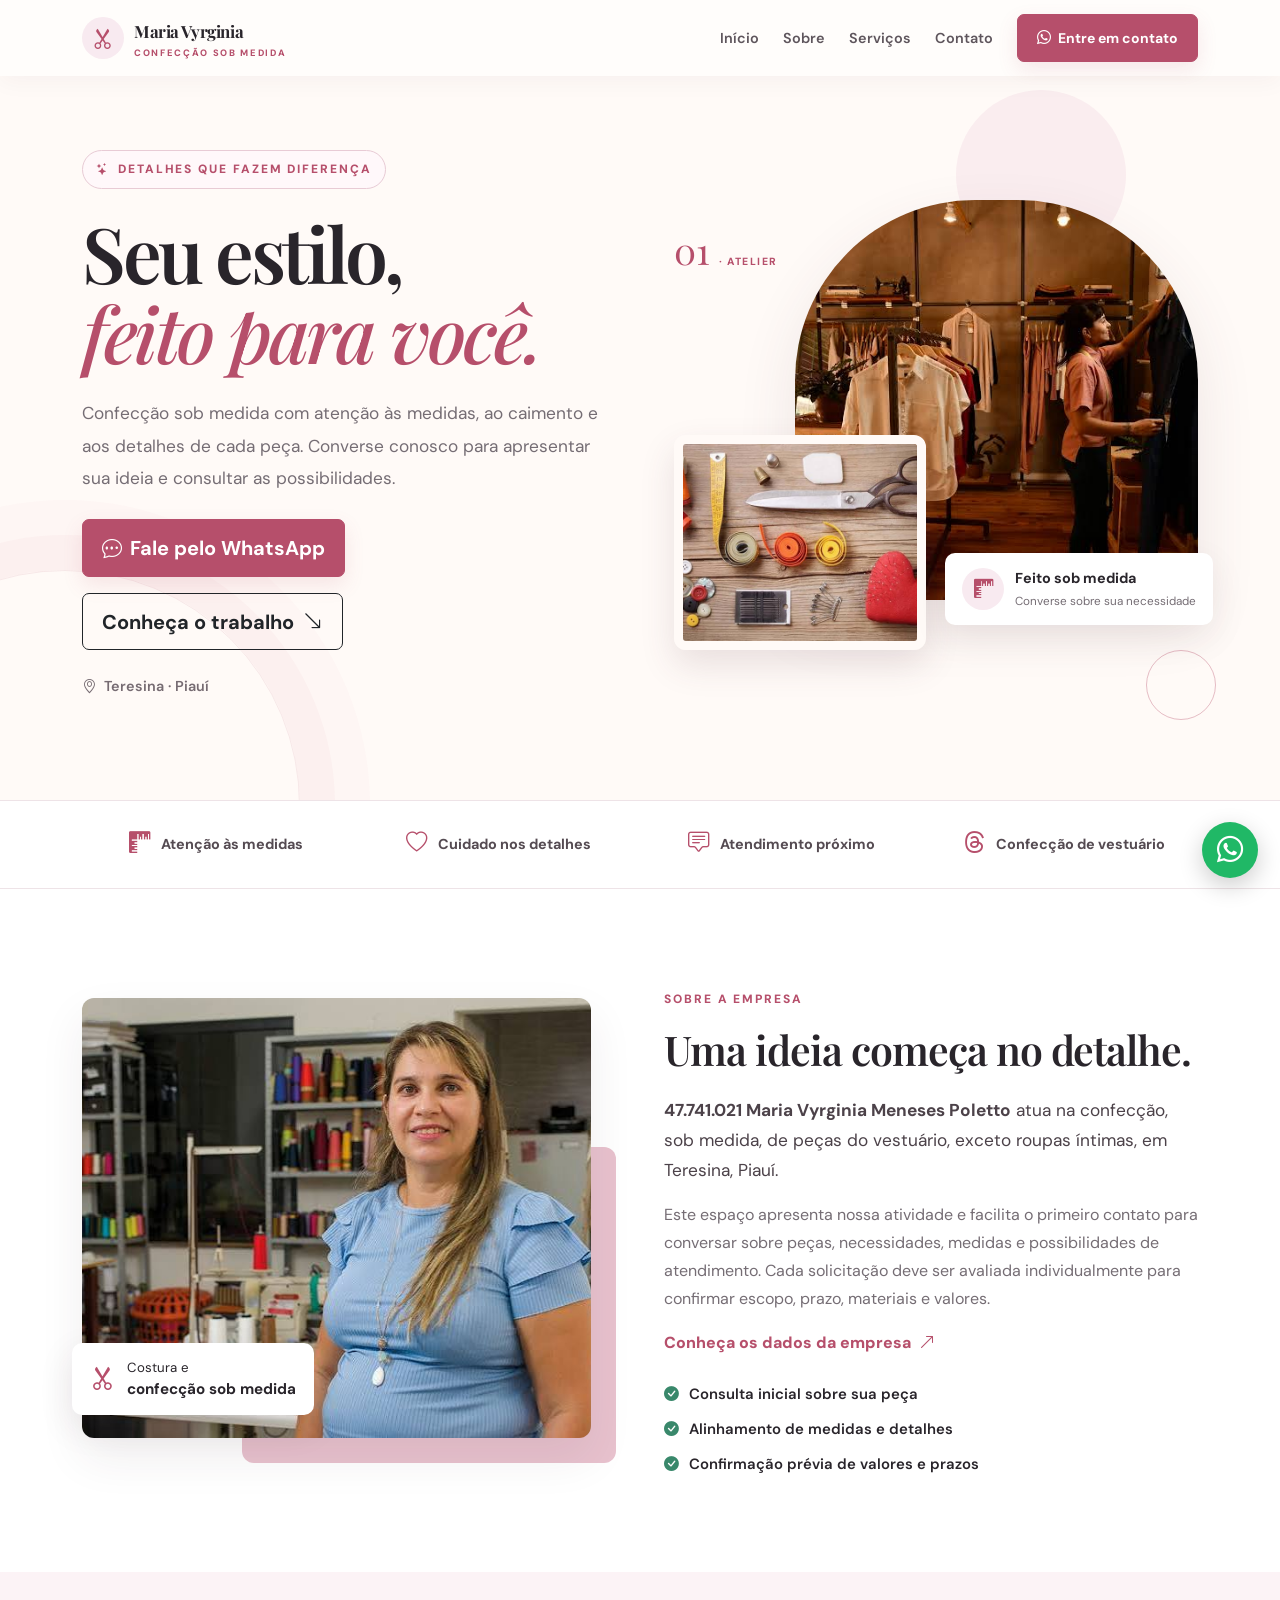
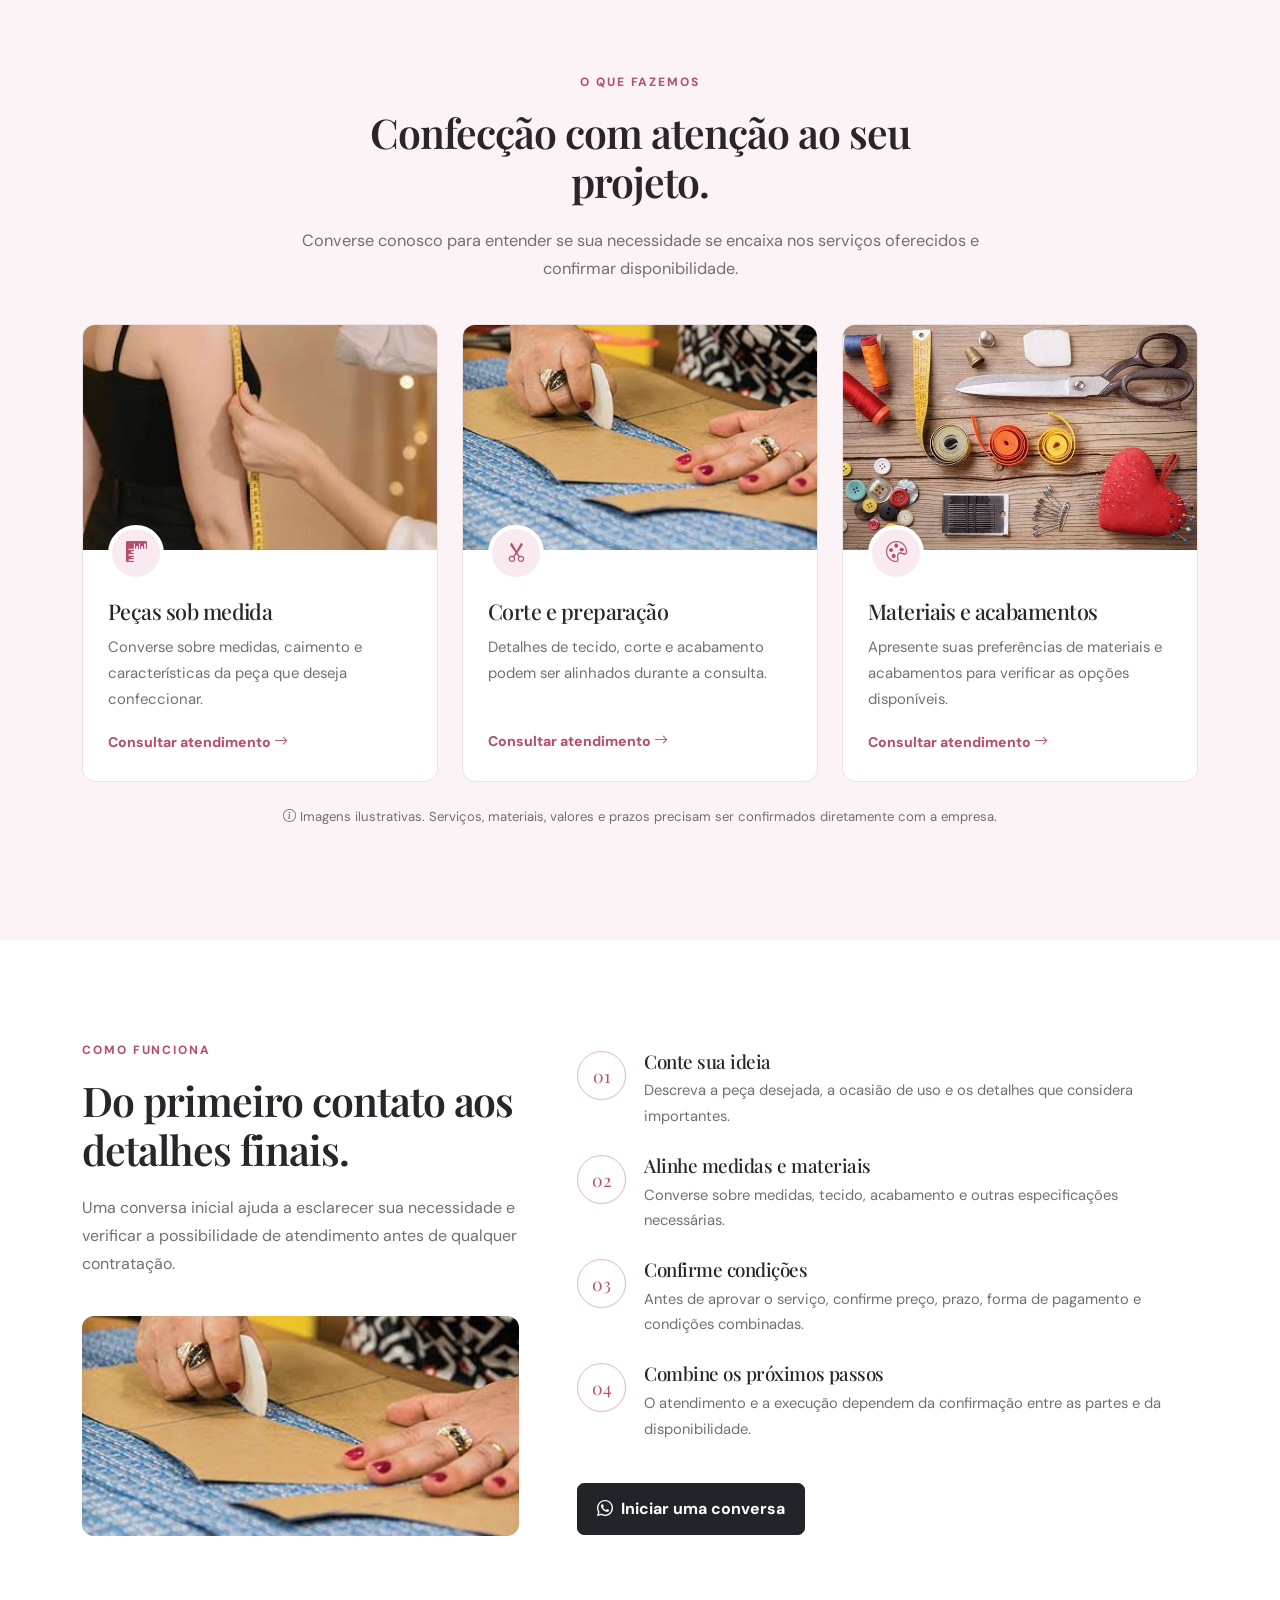
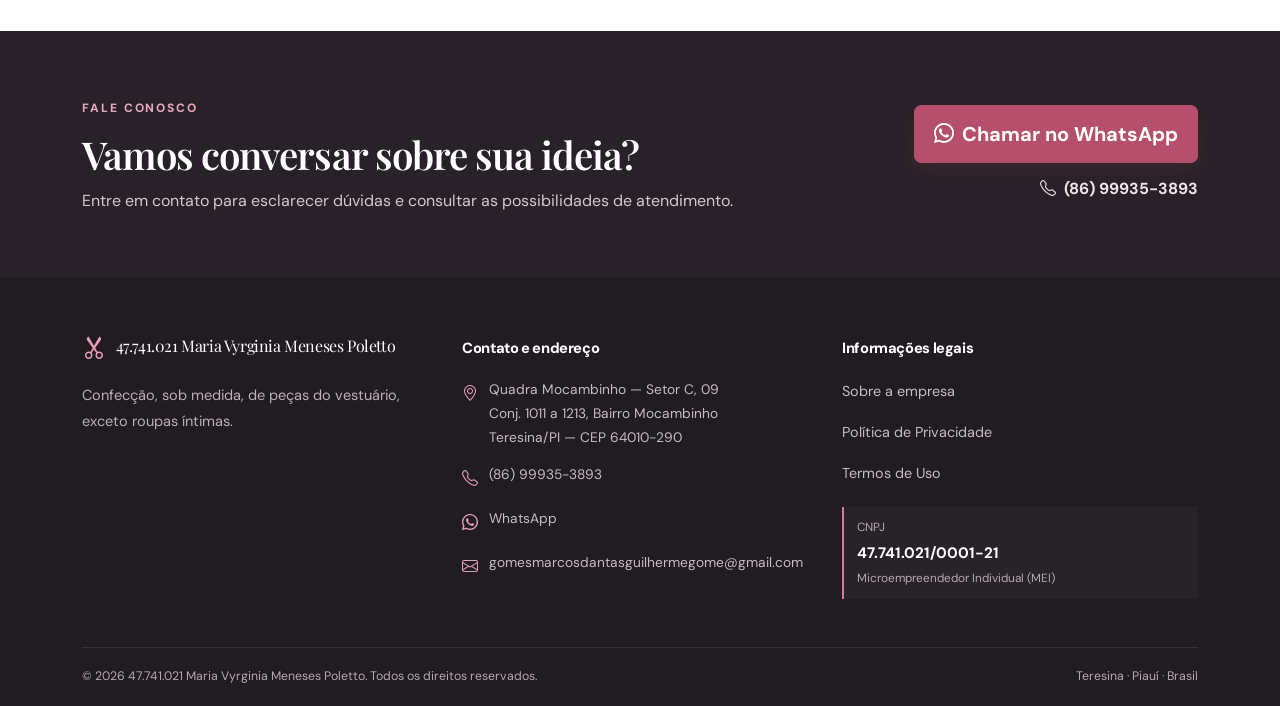
<file: index.html>
<!doctype html><html lang="pt-BR"><head><meta charset="utf-8"><meta name="viewport" content="width=device-width, initial-scale=1"><link href="https://cdn.jsdelivr.net/npm/bootstrap@5.3.3/dist/css/bootstrap.min.css" rel="stylesheet"><link href="https://cdn.jsdelivr.net/npm/bootstrap-icons@1.11.3/font/bootstrap-icons.min.css" rel="stylesheet"><link href="style.css" rel="stylesheet"><meta name="description" content="47.741.021 Maria Vyrginia Meneses Poletto — confecção sob medida de peças do vestuário em Teresina, Piauí."><meta name="robots" content="index,follow"><title>47.741.021 Maria Vyrginia Meneses Poletto | Moda sob medida</title></head><body><nav class="navbar navbar-expand-lg navbar-light fixed-top atelier-nav"><div class="container"><a class="navbar-brand" href="index.html"><span class="brand-symbol"><i class="bi bi-scissors"></i></span><span>Maria Vyrginia <small>CONFECÇÃO SOB MEDIDA</small></span></a><button class="navbar-toggler" type="button" data-bs-toggle="collapse" data-bs-target="#mainMenu" aria-controls="mainMenu" aria-expanded="false" aria-label="Abrir menu"><span class="navbar-toggler-icon"></span></button><div class="collapse navbar-collapse" id="mainMenu"><ul class="navbar-nav ms-auto align-items-lg-center gap-lg-2"><li class="nav-item"><a class="nav-link" href="index.html#inicio">Início</a></li><li class="nav-item"><a class="nav-link" href="sobre.html">Sobre</a></li><li class="nav-item"><a class="nav-link" href="index.html#servicos">Serviços</a></li><li class="nav-item"><a class="nav-link" href="index.html#contato">Contato</a></li><li class="nav-item ms-lg-2"><a class="btn btn-rose btn-sm" href="https://wa.me/5586999353893" target="_blank" rel="noopener"><i class="bi bi-whatsapp me-1"></i> Entre em contato</a></li></ul></div></div></nav>
<main><header class="hero" id="inicio"><div class="hero-shape shape-one"></div><div class="hero-shape shape-two"></div><div class="container position-relative"><div class="row align-items-center g-5"><div class="col-lg-6"><span class="eyebrow"><i class="bi bi-stars me-2"></i>Detalhes que fazem diferença</span><h1>Seu estilo,<br><em>feito para você.</em></h1><p class="hero-text">Confecção sob medida com atenção às medidas, ao caimento e aos detalhes de cada peça. Converse conosco para apresentar sua ideia e consultar as possibilidades.</p><div class="d-flex flex-wrap gap-3 mt-4"><a class="btn btn-rose btn-lg" href="https://wa.me/5586999353893" target="_blank" rel="noopener"><i class="bi bi-chat-dots me-2"></i>Fale pelo WhatsApp</a><a class="btn btn-outline-dark btn-lg" href="#servicos">Conheça o trabalho <i class="bi bi-arrow-down-right ms-1"></i></a></div><div class="hero-meta mt-4"><i class="bi bi-geo-alt me-2"></i>Teresina · Piauí</div></div><div class="col-lg-6"><div class="hero-gallery"><img class="hero-main-img" src="assets/atelier-moda.jpg" alt="Ambiente de loja e atelier de moda"><div class="hero-small-img"><img src="assets/materiais-costura.jpg" alt="Materiais e ferramentas de costura"></div><div class="hero-note"><span><i class="bi bi-rulers"></i></span><div><strong>Feito sob medida</strong><small>Converse sobre sua necessidade</small></div></div><div class="hero-number">01 <span>· ATELIER</span></div></div></div></div></div></header>
<section class="value-strip"><div class="container"><div class="row g-3"><div class="col-6 col-lg-3"><div class="value-item"><i class="bi bi-rulers"></i><span>Atenção às medidas</span></div></div><div class="col-6 col-lg-3"><div class="value-item"><i class="bi bi-heart"></i><span>Cuidado nos detalhes</span></div></div><div class="col-6 col-lg-3"><div class="value-item"><i class="bi bi-chat-square-text"></i><span>Atendimento próximo</span></div></div><div class="col-6 col-lg-3"><div class="value-item"><i class="bi bi-threads"></i><span>Confecção de vestuário</span></div></div></div></div></section>
<section class="section-pad" id="sobre"><div class="container"><div class="row align-items-center g-5"><div class="col-lg-6"><div class="about-image-wrap"><img src="assets/atendimento-costura.jpg" alt="Profissional em ambiente de costura e confecção" loading="lazy"><div class="about-label"><i class="bi bi-scissors"></i><span>Costura e<br><strong>confecção sob medida</strong></span></div></div></div><div class="col-lg-6"><span class="section-label">Sobre a empresa</span><h2>Uma ideia começa no detalhe.</h2><p class="lead-copy"><strong>47.741.021 Maria Vyrginia Meneses Poletto</strong> atua na confecção, sob medida, de peças do vestuário, exceto roupas íntimas, em Teresina, Piauí.</p><p>Este espaço apresenta nossa atividade e facilita o primeiro contato para conversar sobre peças, necessidades, medidas e possibilidades de atendimento. Cada solicitação deve ser avaliada individualmente para confirmar escopo, prazo, materiais e valores.</p><a class="inline-link" href="sobre.html">Conheça os dados da empresa <i class="bi bi-arrow-up-right"></i></a><div class="check-list mt-4"><div><i class="bi bi-check-circle-fill"></i> Consulta inicial sobre sua peça</div><div><i class="bi bi-check-circle-fill"></i> Alinhamento de medidas e detalhes</div><div><i class="bi bi-check-circle-fill"></i> Confirmação prévia de valores e prazos</div></div></div></div></div></section>
<section class="section-pad section-blush" id="servicos"><div class="container"><div class="section-head text-center mx-auto"><span class="section-label">O que fazemos</span><h2>Confecção com atenção ao seu projeto.</h2><p>Converse conosco para entender se sua necessidade se encaixa nos serviços oferecidos e confirmar disponibilidade.</p></div><div class="row g-4 mt-3"><div class="col-md-6 col-lg-4"><article class="service-card"><img src="assets/medidas-sob-medida.jpg" alt="Tirando medidas para uma peça de roupa" loading="lazy"><div class="service-body"><span class="service-icon"><i class="bi bi-rulers"></i></span><h3>Peças sob medida</h3><p>Converse sobre medidas, caimento e características da peça que deseja confeccionar.</p><a href="https://wa.me/5586999353893?text=Olá!%20Gostaria%20de%20consultar%20sobre%20confecção%20sob%20medida." target="_blank" rel="noopener">Consultar atendimento <i class="bi bi-arrow-right"></i></a></div></article></div><div class="col-md-6 col-lg-4"><article class="service-card"><img src="assets/corte-tecido.jpg" alt="Corte de tecido para confecção" loading="lazy"><div class="service-body"><span class="service-icon"><i class="bi bi-scissors"></i></span><h3>Corte e preparação</h3><p>Detalhes de tecido, corte e acabamento podem ser alinhados durante a consulta.</p><a href="https://wa.me/5586999353893?text=Olá!%20Gostaria%20de%20consultar%20sobre%20corte%20e%20preparação." target="_blank" rel="noopener">Consultar atendimento <i class="bi bi-arrow-right"></i></a></div></article></div><div class="col-md-6 col-lg-4"><article class="service-card"><img src="assets/materiais-costura.jpg" alt="Ferramentas, linhas e materiais de costura" loading="lazy"><div class="service-body"><span class="service-icon"><i class="bi bi-palette"></i></span><h3>Materiais e acabamentos</h3><p>Apresente suas preferências de materiais e acabamentos para verificar as opções disponíveis.</p><a href="https://wa.me/5586999353893?text=Olá!%20Gostaria%20de%20consultar%20materiais%20e%20acabamentos." target="_blank" rel="noopener">Consultar atendimento <i class="bi bi-arrow-right"></i></a></div></article></div></div><p class="image-note text-center mt-4"><i class="bi bi-info-circle me-1"></i>Imagens ilustrativas. Serviços, materiais, valores e prazos precisam ser confirmados diretamente com a empresa.</p></div></section>
<section class="section-pad" id="processo"><div class="container"><div class="row align-items-center g-5"><div class="col-lg-5"><span class="section-label">Como funciona</span><h2>Do primeiro contato aos detalhes finais.</h2><p>Uma conversa inicial ajuda a esclarecer sua necessidade e verificar a possibilidade de atendimento antes de qualquer contratação.</p><img class="process-image" src="assets/corte-tecido.jpg" alt="Preparação de tecido para costura" loading="lazy"></div><div class="col-lg-7"><div class="process-list"><div class="process-step"><span>01</span><div><h3>Conte sua ideia</h3><p>Descreva a peça desejada, a ocasião de uso e os detalhes que considera importantes.</p></div></div><div class="process-step"><span>02</span><div><h3>Alinhe medidas e materiais</h3><p>Converse sobre medidas, tecido, acabamento e outras especificações necessárias.</p></div></div><div class="process-step"><span>03</span><div><h3>Confirme condições</h3><p>Antes de aprovar o serviço, confirme preço, prazo, forma de pagamento e condições combinadas.</p></div></div><div class="process-step"><span>04</span><div><h3>Combine os próximos passos</h3><p>O atendimento e a execução dependem da confirmação entre as partes e da disponibilidade.</p></div></div><a class="btn btn-dark mt-3" href="https://wa.me/5586999353893" target="_blank" rel="noopener"><i class="bi bi-whatsapp me-2"></i>Iniciar uma conversa</a></div></div></div></div></section>
<section class="contact-banner" id="contato"><div class="container"><div class="row align-items-center g-4"><div class="col-lg-8"><span class="section-label label-light">Fale conosco</span><h2>Vamos conversar sobre sua ideia?</h2><p>Entre em contato para esclarecer dúvidas e consultar as possibilidades de atendimento.</p></div><div class="col-lg-4 text-lg-end"><a class="btn btn-rose btn-lg" href="https://wa.me/5586999353893" target="_blank" rel="noopener"><i class="bi bi-whatsapp me-2"></i>Chamar no WhatsApp</a><a class="contact-phone" href="tel:+5586999353893"><i class="bi bi-telephone me-2"></i>(86) 99935-3893</a></div></div></div></section></main>
<footer class="site-footer"><div class="container"><div class="row g-4 py-5"><div class="col-lg-4"><a class="footer-brand" href="index.html"><i class="bi bi-scissors"></i> 47.741.021 Maria Vyrginia Meneses Poletto</a><p class="footer-desc mt-3">Confecção, sob medida, de peças do vestuário, exceto roupas íntimas.</p></div><div class="col-sm-6 col-lg-4"><h2 class="footer-title">Contato e endereço</h2><ul class="footer-list"><li><i class="bi bi-geo-alt"></i><span>Quadra Mocambinho — Setor C, 09<br>Conj. 1011 a 1213, Bairro Mocambinho<br>Teresina/PI — CEP 64010-290</span></li><li><i class="bi bi-telephone"></i><a href="tel:+5586999353893">(86) 99935-3893</a></li><li><i class="bi bi-whatsapp"></i><a href="https://wa.me/5586999353893" target="_blank" rel="noopener">WhatsApp</a></li><li><i class="bi bi-envelope"></i><a href="mailto:gomesmarcosdantasguilhermegome@gmail.com">gomesmarcosdantasguilhermegome@gmail.com</a></li></ul></div><div class="col-sm-6 col-lg-4"><h2 class="footer-title">Informações legais</h2><ul class="footer-links"><li><a href="sobre.html">Sobre a empresa</a></li><li><a href="politica-privacidade.html">Política de Privacidade</a></li><li><a href="termos-de-uso.html">Termos de Uso</a></li></ul><div class="cnpj-box"><small>CNPJ</small><strong>47.741.021/0001-21</strong><small>Microempreendedor Individual (MEI)</small></div></div></div><div class="footer-bottom"><span>© 2026 47.741.021 Maria Vyrginia Meneses Poletto. Todos os direitos reservados.</span><span>Teresina · Piauí · Brasil</span></div></div></footer><a class="whatsapp-float" href="https://wa.me/5586999353893" target="_blank" rel="noopener" aria-label="Fale pelo WhatsApp"><i class="bi bi-whatsapp"></i></a><script src="https://cdn.jsdelivr.net/npm/bootstrap@5.3.3/dist/js/bootstrap.bundle.min.js"></script></body></html>
</file>
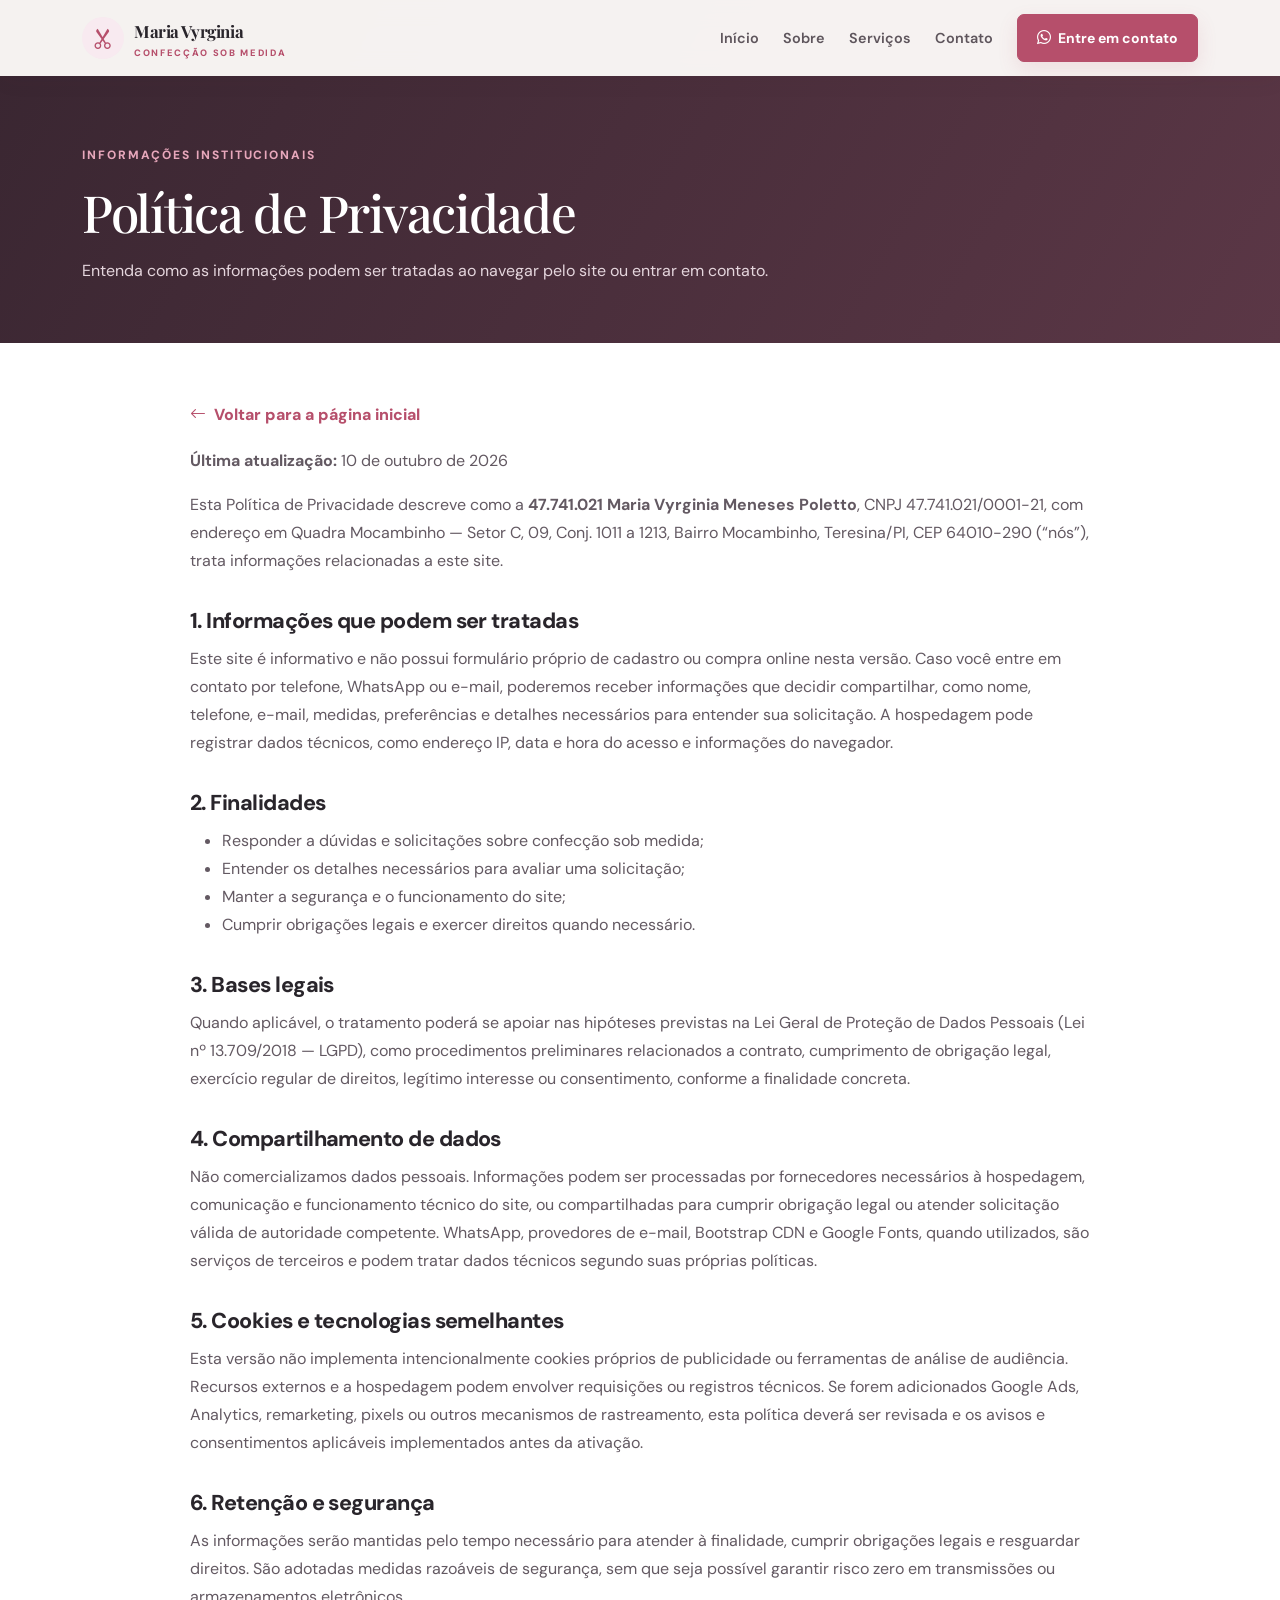
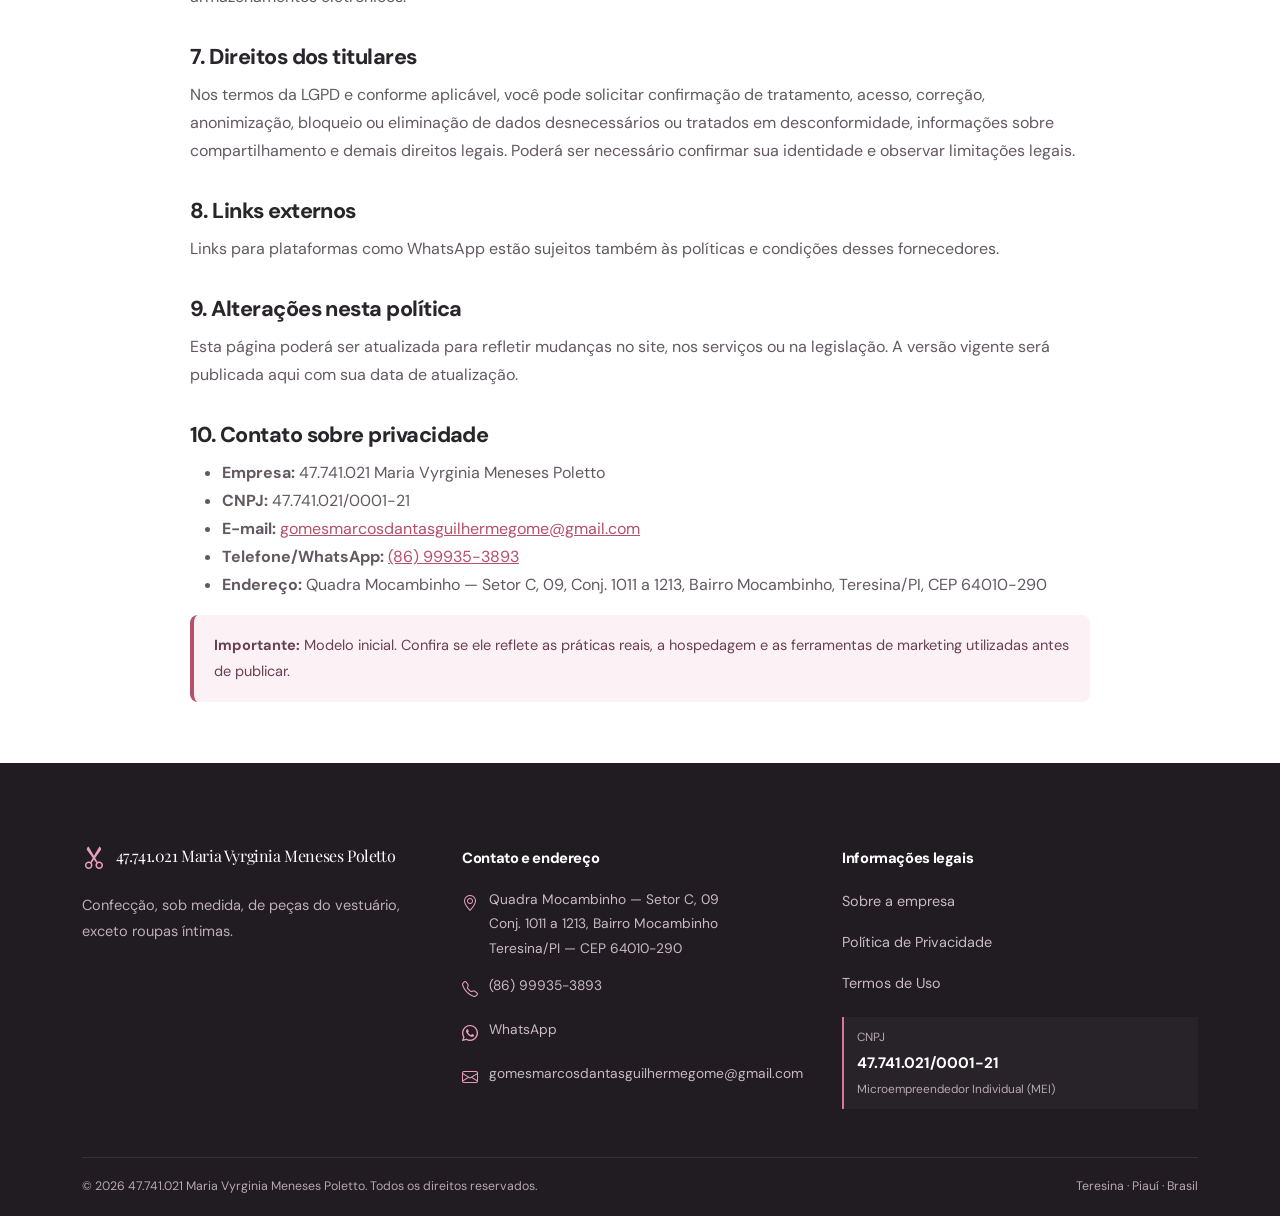
<file: politica-privacidade.html>
<!doctype html><html lang="pt-BR"><head><meta charset="utf-8"><meta name="viewport" content="width=device-width, initial-scale=1"><link href="https://cdn.jsdelivr.net/npm/bootstrap@5.3.3/dist/css/bootstrap.min.css" rel="stylesheet"><link href="https://cdn.jsdelivr.net/npm/bootstrap-icons@1.11.3/font/bootstrap-icons.min.css" rel="stylesheet"><link href="style.css" rel="stylesheet"><meta name="description" content="Política de Privacidade — 47.741.021 Maria Vyrginia Meneses Poletto."><title>Política de Privacidade | Maria Vyrginia Meneses Poletto</title></head><body><nav class="navbar navbar-expand-lg navbar-light fixed-top atelier-nav"><div class="container"><a class="navbar-brand" href="index.html"><span class="brand-symbol"><i class="bi bi-scissors"></i></span><span>Maria Vyrginia <small>CONFECÇÃO SOB MEDIDA</small></span></a><button class="navbar-toggler" type="button" data-bs-toggle="collapse" data-bs-target="#mainMenu" aria-controls="mainMenu" aria-expanded="false" aria-label="Abrir menu"><span class="navbar-toggler-icon"></span></button><div class="collapse navbar-collapse" id="mainMenu"><ul class="navbar-nav ms-auto align-items-lg-center gap-lg-2"><li class="nav-item"><a class="nav-link" href="index.html#inicio">Início</a></li><li class="nav-item"><a class="nav-link" href="sobre.html">Sobre</a></li><li class="nav-item"><a class="nav-link" href="index.html#servicos">Serviços</a></li><li class="nav-item"><a class="nav-link" href="index.html#contato">Contato</a></li><li class="nav-item ms-lg-2"><a class="btn btn-rose btn-sm" href="https://wa.me/5586999353893" target="_blank" rel="noopener"><i class="bi bi-whatsapp me-1"></i> Entre em contato</a></li></ul></div></div></nav><header class="legal-hero"><div class="container"><span class="section-label label-light">Informações institucionais</span><h1>Política de Privacidade</h1><p>Entenda como as informações podem ser tratadas ao navegar pelo site ou entrar em contato.</p></div></header><main class="container"><article class="legal-content"><a class="back-home" href="index.html"><i class="bi bi-arrow-left"></i> Voltar para a página inicial</a><p><strong>Última atualização:</strong> 10 de outubro de 2026</p><p>Esta Política de Privacidade descreve como a <strong>47.741.021 Maria Vyrginia Meneses Poletto</strong>, CNPJ 47.741.021/0001-21, com endereço em Quadra Mocambinho — Setor C, 09, Conj. 1011 a 1213, Bairro Mocambinho, Teresina/PI, CEP 64010-290 (“nós”), trata informações relacionadas a este site.</p><h2>1. Informações que podem ser tratadas</h2><p>Este site é informativo e não possui formulário próprio de cadastro ou compra online nesta versão. Caso você entre em contato por telefone, WhatsApp ou e-mail, poderemos receber informações que decidir compartilhar, como nome, telefone, e-mail, medidas, preferências e detalhes necessários para entender sua solicitação. A hospedagem pode registrar dados técnicos, como endereço IP, data e hora do acesso e informações do navegador.</p><h2>2. Finalidades</h2><ul><li>Responder a dúvidas e solicitações sobre confecção sob medida;</li><li>Entender os detalhes necessários para avaliar uma solicitação;</li><li>Manter a segurança e o funcionamento do site;</li><li>Cumprir obrigações legais e exercer direitos quando necessário.</li></ul><h2>3. Bases legais</h2><p>Quando aplicável, o tratamento poderá se apoiar nas hipóteses previstas na Lei Geral de Proteção de Dados Pessoais (Lei nº 13.709/2018 — LGPD), como procedimentos preliminares relacionados a contrato, cumprimento de obrigação legal, exercício regular de direitos, legítimo interesse ou consentimento, conforme a finalidade concreta.</p><h2>4. Compartilhamento de dados</h2><p>Não comercializamos dados pessoais. Informações podem ser processadas por fornecedores necessários à hospedagem, comunicação e funcionamento técnico do site, ou compartilhadas para cumprir obrigação legal ou atender solicitação válida de autoridade competente. WhatsApp, provedores de e-mail, Bootstrap CDN e Google Fonts, quando utilizados, são serviços de terceiros e podem tratar dados técnicos segundo suas próprias políticas.</p><h2>5. Cookies e tecnologias semelhantes</h2><p>Esta versão não implementa intencionalmente cookies próprios de publicidade ou ferramentas de análise de audiência. Recursos externos e a hospedagem podem envolver requisições ou registros técnicos. Se forem adicionados Google Ads, Analytics, remarketing, pixels ou outros mecanismos de rastreamento, esta política deverá ser revisada e os avisos e consentimentos aplicáveis implementados antes da ativação.</p><h2>6. Retenção e segurança</h2><p>As informações serão mantidas pelo tempo necessário para atender à finalidade, cumprir obrigações legais e resguardar direitos. São adotadas medidas razoáveis de segurança, sem que seja possível garantir risco zero em transmissões ou armazenamentos eletrônicos.</p><h2>7. Direitos dos titulares</h2><p>Nos termos da LGPD e conforme aplicável, você pode solicitar confirmação de tratamento, acesso, correção, anonimização, bloqueio ou eliminação de dados desnecessários ou tratados em desconformidade, informações sobre compartilhamento e demais direitos legais. Poderá ser necessário confirmar sua identidade e observar limitações legais.</p><h2>8. Links externos</h2><p>Links para plataformas como WhatsApp estão sujeitos também às políticas e condições desses fornecedores.</p><h2>9. Alterações nesta política</h2><p>Esta página poderá ser atualizada para refletir mudanças no site, nos serviços ou na legislação. A versão vigente será publicada aqui com sua data de atualização.</p><h2>10. Contato sobre privacidade</h2><ul><li><strong>Empresa:</strong> 47.741.021 Maria Vyrginia Meneses Poletto</li><li><strong>CNPJ:</strong> 47.741.021/0001-21</li><li><strong>E-mail:</strong> <a href="mailto:gomesmarcosdantasguilhermegome@gmail.com">gomesmarcosdantasguilhermegome@gmail.com</a></li><li><strong>Telefone/WhatsApp:</strong> <a href="https://wa.me/5586999353893">(86) 99935-3893</a></li><li><strong>Endereço:</strong> Quadra Mocambinho — Setor C, 09, Conj. 1011 a 1213, Bairro Mocambinho, Teresina/PI, CEP 64010-290</li></ul><div class="legal-note"><strong>Importante:</strong> Modelo inicial. Confira se ele reflete as práticas reais, a hospedagem e as ferramentas de marketing utilizadas antes de publicar.</div></article></main><footer class="site-footer"><div class="container"><div class="row g-4 py-5"><div class="col-lg-4"><a class="footer-brand" href="index.html"><i class="bi bi-scissors"></i> 47.741.021 Maria Vyrginia Meneses Poletto</a><p class="footer-desc mt-3">Confecção, sob medida, de peças do vestuário, exceto roupas íntimas.</p></div><div class="col-sm-6 col-lg-4"><h2 class="footer-title">Contato e endereço</h2><ul class="footer-list"><li><i class="bi bi-geo-alt"></i><span>Quadra Mocambinho — Setor C, 09<br>Conj. 1011 a 1213, Bairro Mocambinho<br>Teresina/PI — CEP 64010-290</span></li><li><i class="bi bi-telephone"></i><a href="tel:+5586999353893">(86) 99935-3893</a></li><li><i class="bi bi-whatsapp"></i><a href="https://wa.me/5586999353893" target="_blank" rel="noopener">WhatsApp</a></li><li><i class="bi bi-envelope"></i><a href="mailto:gomesmarcosdantasguilhermegome@gmail.com">gomesmarcosdantasguilhermegome@gmail.com</a></li></ul></div><div class="col-sm-6 col-lg-4"><h2 class="footer-title">Informações legais</h2><ul class="footer-links"><li><a href="sobre.html">Sobre a empresa</a></li><li><a href="politica-privacidade.html">Política de Privacidade</a></li><li><a href="termos-de-uso.html">Termos de Uso</a></li></ul><div class="cnpj-box"><small>CNPJ</small><strong>47.741.021/0001-21</strong><small>Microempreendedor Individual (MEI)</small></div></div></div><div class="footer-bottom"><span>© 2026 47.741.021 Maria Vyrginia Meneses Poletto. Todos os direitos reservados.</span><span>Teresina · Piauí · Brasil</span></div></div></footer><script src="https://cdn.jsdelivr.net/npm/bootstrap@5.3.3/dist/js/bootstrap.bundle.min.js"></script></body></html>
</file>
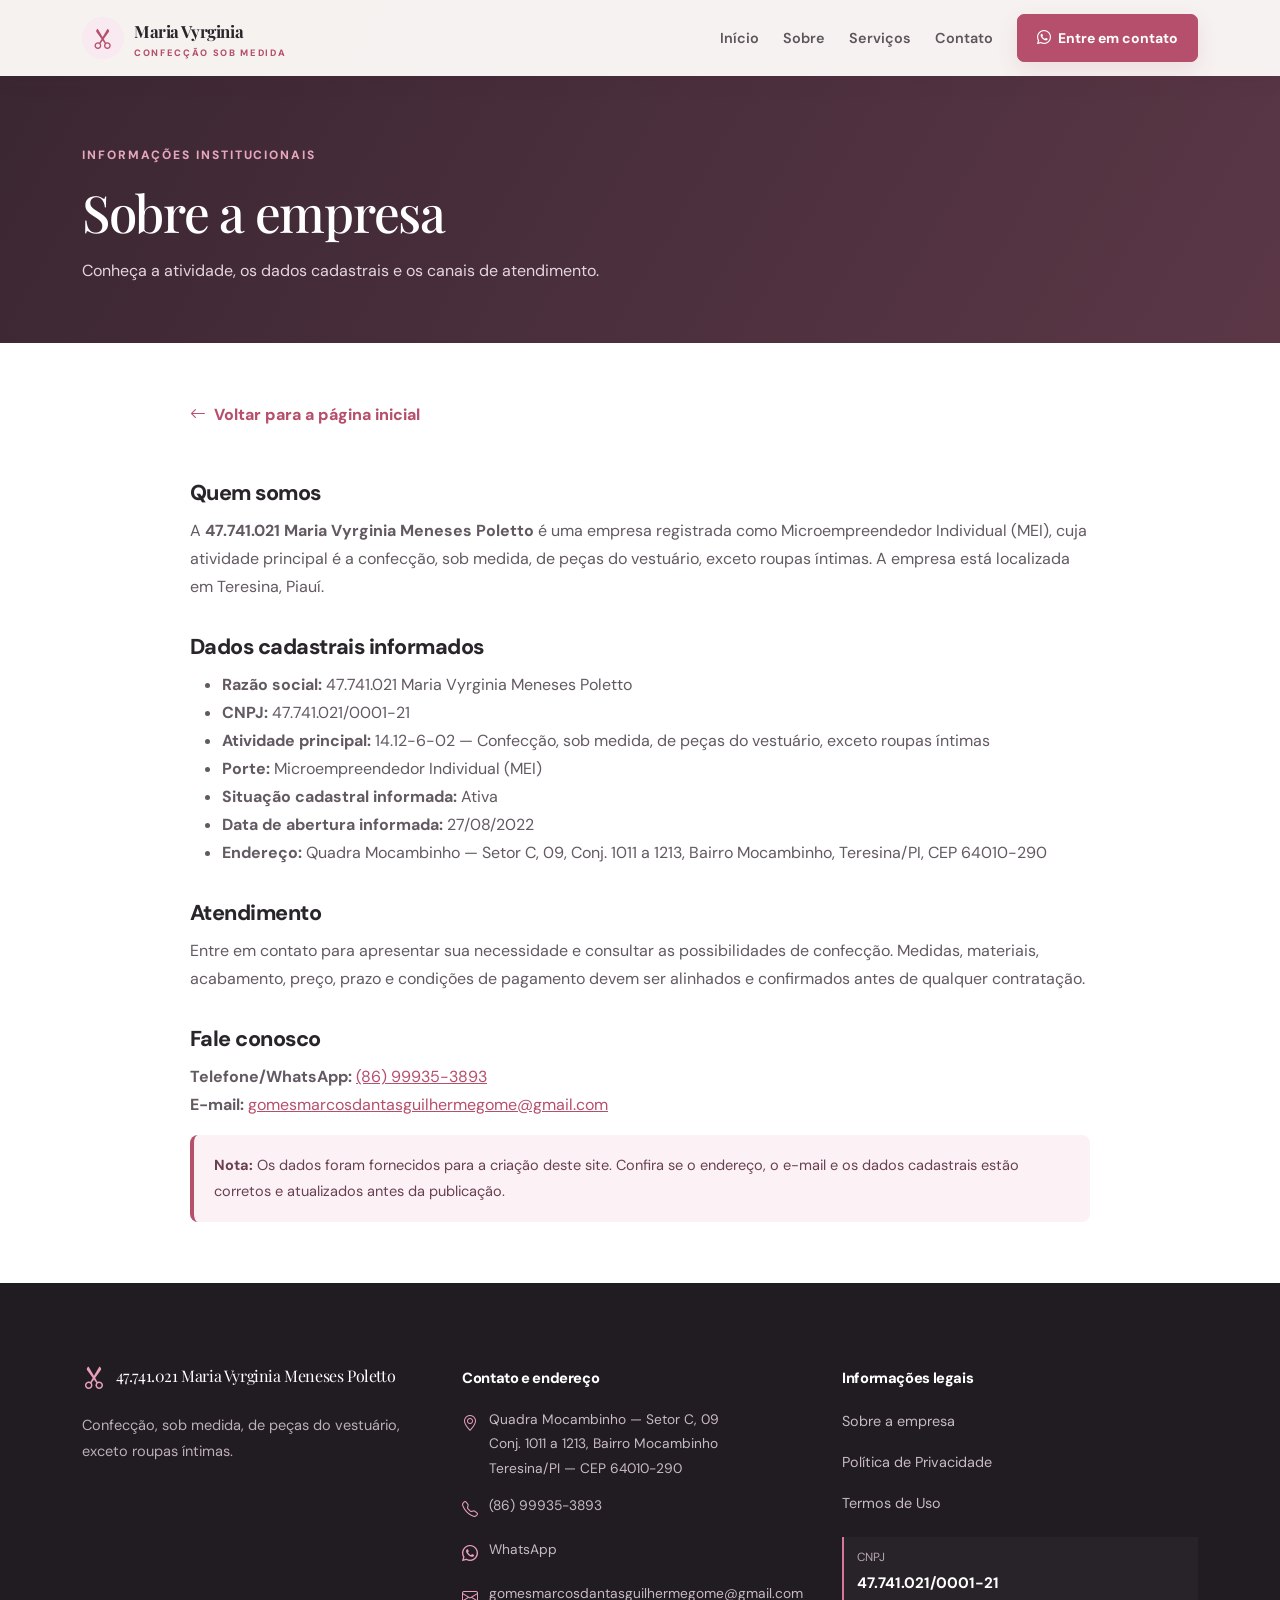
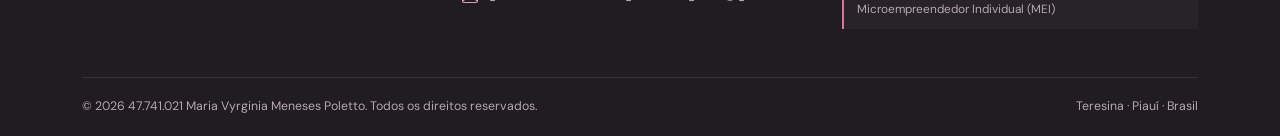
<file: sobre.html>
<!doctype html><html lang="pt-BR"><head><meta charset="utf-8"><meta name="viewport" content="width=device-width, initial-scale=1"><link href="https://cdn.jsdelivr.net/npm/bootstrap@5.3.3/dist/css/bootstrap.min.css" rel="stylesheet"><link href="https://cdn.jsdelivr.net/npm/bootstrap-icons@1.11.3/font/bootstrap-icons.min.css" rel="stylesheet"><link href="style.css" rel="stylesheet"><meta name="description" content="Sobre a empresa — 47.741.021 Maria Vyrginia Meneses Poletto."><title>Sobre a empresa | Maria Vyrginia Meneses Poletto</title></head><body><nav class="navbar navbar-expand-lg navbar-light fixed-top atelier-nav"><div class="container"><a class="navbar-brand" href="index.html"><span class="brand-symbol"><i class="bi bi-scissors"></i></span><span>Maria Vyrginia <small>CONFECÇÃO SOB MEDIDA</small></span></a><button class="navbar-toggler" type="button" data-bs-toggle="collapse" data-bs-target="#mainMenu" aria-controls="mainMenu" aria-expanded="false" aria-label="Abrir menu"><span class="navbar-toggler-icon"></span></button><div class="collapse navbar-collapse" id="mainMenu"><ul class="navbar-nav ms-auto align-items-lg-center gap-lg-2"><li class="nav-item"><a class="nav-link" href="index.html#inicio">Início</a></li><li class="nav-item"><a class="nav-link" href="sobre.html">Sobre</a></li><li class="nav-item"><a class="nav-link" href="index.html#servicos">Serviços</a></li><li class="nav-item"><a class="nav-link" href="index.html#contato">Contato</a></li><li class="nav-item ms-lg-2"><a class="btn btn-rose btn-sm" href="https://wa.me/5586999353893" target="_blank" rel="noopener"><i class="bi bi-whatsapp me-1"></i> Entre em contato</a></li></ul></div></div></nav><header class="legal-hero"><div class="container"><span class="section-label label-light">Informações institucionais</span><h1>Sobre a empresa</h1><p>Conheça a atividade, os dados cadastrais e os canais de atendimento.</p></div></header><main class="container"><article class="legal-content"><a class="back-home" href="index.html"><i class="bi bi-arrow-left"></i> Voltar para a página inicial</a><h2>Quem somos</h2><p>A <strong>47.741.021 Maria Vyrginia Meneses Poletto</strong> é uma empresa registrada como Microempreendedor Individual (MEI), cuja atividade principal é a confecção, sob medida, de peças do vestuário, exceto roupas íntimas. A empresa está localizada em Teresina, Piauí.</p><h2>Dados cadastrais informados</h2><ul><li><strong>Razão social:</strong> 47.741.021 Maria Vyrginia Meneses Poletto</li><li><strong>CNPJ:</strong> 47.741.021/0001-21</li><li><strong>Atividade principal:</strong> 14.12-6-02 — Confecção, sob medida, de peças do vestuário, exceto roupas íntimas</li><li><strong>Porte:</strong> Microempreendedor Individual (MEI)</li><li><strong>Situação cadastral informada:</strong> Ativa</li><li><strong>Data de abertura informada:</strong> 27/08/2022</li><li><strong>Endereço:</strong> Quadra Mocambinho — Setor C, 09, Conj. 1011 a 1213, Bairro Mocambinho, Teresina/PI, CEP 64010-290</li></ul><h2>Atendimento</h2><p>Entre em contato para apresentar sua necessidade e consultar as possibilidades de confecção. Medidas, materiais, acabamento, preço, prazo e condições de pagamento devem ser alinhados e confirmados antes de qualquer contratação.</p><h2>Fale conosco</h2><p><strong>Telefone/WhatsApp:</strong> <a href="https://wa.me/5586999353893">(86) 99935-3893</a><br><strong>E-mail:</strong> <a href="mailto:gomesmarcosdantasguilhermegome@gmail.com">gomesmarcosdantasguilhermegome@gmail.com</a></p><div class="legal-note"><strong>Nota:</strong> Os dados foram fornecidos para a criação deste site. Confira se o endereço, o e-mail e os dados cadastrais estão corretos e atualizados antes da publicação.</div></article></main><footer class="site-footer"><div class="container"><div class="row g-4 py-5"><div class="col-lg-4"><a class="footer-brand" href="index.html"><i class="bi bi-scissors"></i> 47.741.021 Maria Vyrginia Meneses Poletto</a><p class="footer-desc mt-3">Confecção, sob medida, de peças do vestuário, exceto roupas íntimas.</p></div><div class="col-sm-6 col-lg-4"><h2 class="footer-title">Contato e endereço</h2><ul class="footer-list"><li><i class="bi bi-geo-alt"></i><span>Quadra Mocambinho — Setor C, 09<br>Conj. 1011 a 1213, Bairro Mocambinho<br>Teresina/PI — CEP 64010-290</span></li><li><i class="bi bi-telephone"></i><a href="tel:+5586999353893">(86) 99935-3893</a></li><li><i class="bi bi-whatsapp"></i><a href="https://wa.me/5586999353893" target="_blank" rel="noopener">WhatsApp</a></li><li><i class="bi bi-envelope"></i><a href="mailto:gomesmarcosdantasguilhermegome@gmail.com">gomesmarcosdantasguilhermegome@gmail.com</a></li></ul></div><div class="col-sm-6 col-lg-4"><h2 class="footer-title">Informações legais</h2><ul class="footer-links"><li><a href="sobre.html">Sobre a empresa</a></li><li><a href="politica-privacidade.html">Política de Privacidade</a></li><li><a href="termos-de-uso.html">Termos de Uso</a></li></ul><div class="cnpj-box"><small>CNPJ</small><strong>47.741.021/0001-21</strong><small>Microempreendedor Individual (MEI)</small></div></div></div><div class="footer-bottom"><span>© 2026 47.741.021 Maria Vyrginia Meneses Poletto. Todos os direitos reservados.</span><span>Teresina · Piauí · Brasil</span></div></div></footer><script src="https://cdn.jsdelivr.net/npm/bootstrap@5.3.3/dist/js/bootstrap.bundle.min.js"></script></body></html>
</file>
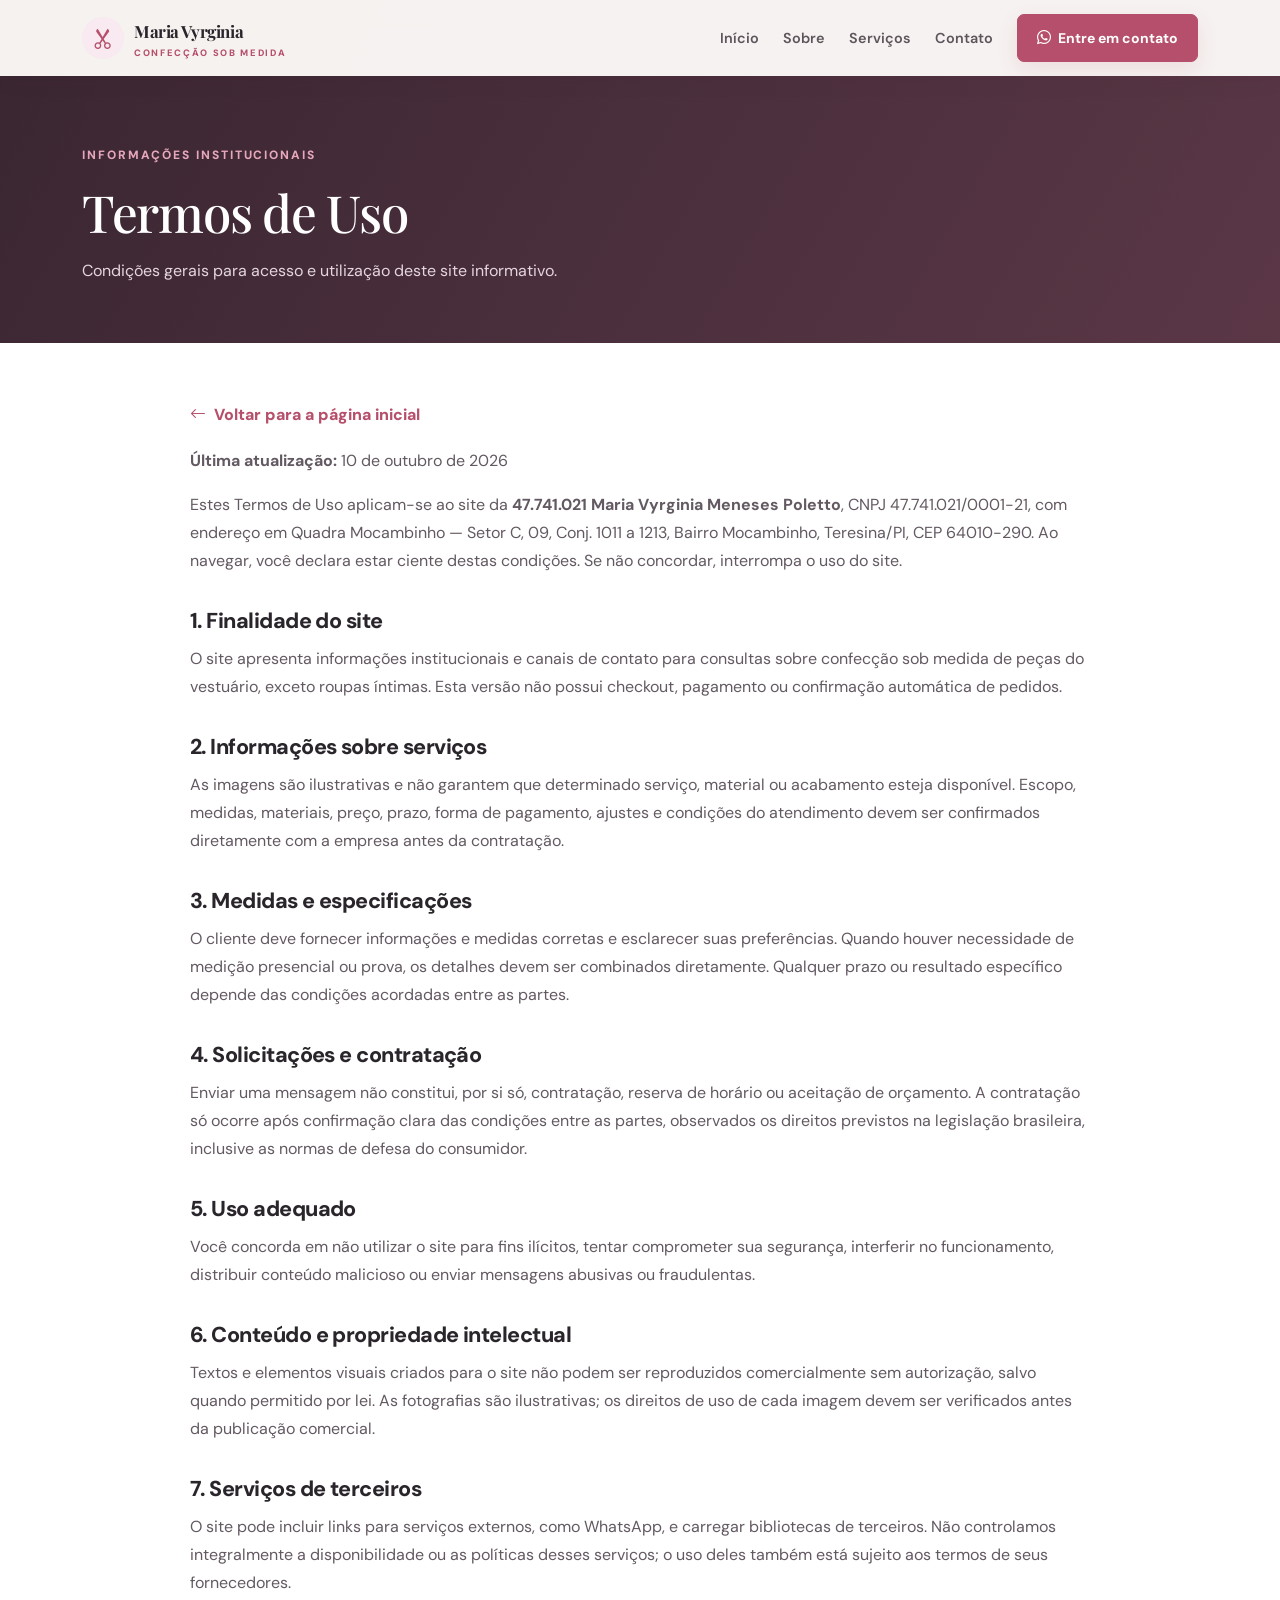
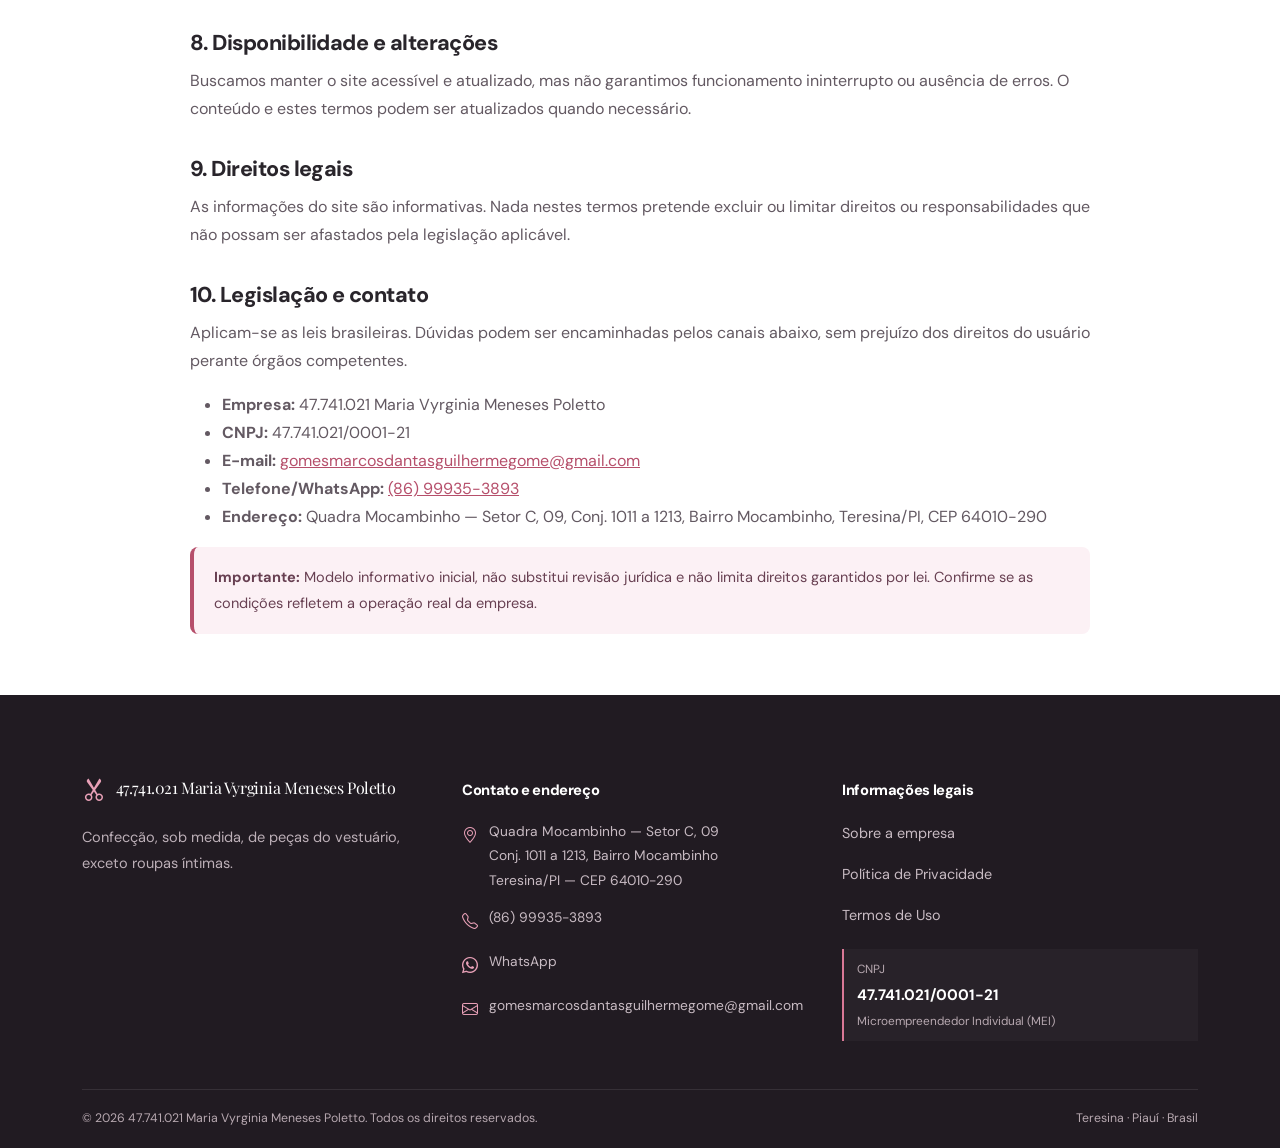
<file: termos-de-uso.html>
<!doctype html><html lang="pt-BR"><head><meta charset="utf-8"><meta name="viewport" content="width=device-width, initial-scale=1"><link href="https://cdn.jsdelivr.net/npm/bootstrap@5.3.3/dist/css/bootstrap.min.css" rel="stylesheet"><link href="https://cdn.jsdelivr.net/npm/bootstrap-icons@1.11.3/font/bootstrap-icons.min.css" rel="stylesheet"><link href="style.css" rel="stylesheet"><meta name="description" content="Termos de Uso — 47.741.021 Maria Vyrginia Meneses Poletto."><title>Termos de Uso | Maria Vyrginia Meneses Poletto</title></head><body><nav class="navbar navbar-expand-lg navbar-light fixed-top atelier-nav"><div class="container"><a class="navbar-brand" href="index.html"><span class="brand-symbol"><i class="bi bi-scissors"></i></span><span>Maria Vyrginia <small>CONFECÇÃO SOB MEDIDA</small></span></a><button class="navbar-toggler" type="button" data-bs-toggle="collapse" data-bs-target="#mainMenu" aria-controls="mainMenu" aria-expanded="false" aria-label="Abrir menu"><span class="navbar-toggler-icon"></span></button><div class="collapse navbar-collapse" id="mainMenu"><ul class="navbar-nav ms-auto align-items-lg-center gap-lg-2"><li class="nav-item"><a class="nav-link" href="index.html#inicio">Início</a></li><li class="nav-item"><a class="nav-link" href="sobre.html">Sobre</a></li><li class="nav-item"><a class="nav-link" href="index.html#servicos">Serviços</a></li><li class="nav-item"><a class="nav-link" href="index.html#contato">Contato</a></li><li class="nav-item ms-lg-2"><a class="btn btn-rose btn-sm" href="https://wa.me/5586999353893" target="_blank" rel="noopener"><i class="bi bi-whatsapp me-1"></i> Entre em contato</a></li></ul></div></div></nav><header class="legal-hero"><div class="container"><span class="section-label label-light">Informações institucionais</span><h1>Termos de Uso</h1><p>Condições gerais para acesso e utilização deste site informativo.</p></div></header><main class="container"><article class="legal-content"><a class="back-home" href="index.html"><i class="bi bi-arrow-left"></i> Voltar para a página inicial</a><p><strong>Última atualização:</strong> 10 de outubro de 2026</p><p>Estes Termos de Uso aplicam-se ao site da <strong>47.741.021 Maria Vyrginia Meneses Poletto</strong>, CNPJ 47.741.021/0001-21, com endereço em Quadra Mocambinho — Setor C, 09, Conj. 1011 a 1213, Bairro Mocambinho, Teresina/PI, CEP 64010-290. Ao navegar, você declara estar ciente destas condições. Se não concordar, interrompa o uso do site.</p><h2>1. Finalidade do site</h2><p>O site apresenta informações institucionais e canais de contato para consultas sobre confecção sob medida de peças do vestuário, exceto roupas íntimas. Esta versão não possui checkout, pagamento ou confirmação automática de pedidos.</p><h2>2. Informações sobre serviços</h2><p>As imagens são ilustrativas e não garantem que determinado serviço, material ou acabamento esteja disponível. Escopo, medidas, materiais, preço, prazo, forma de pagamento, ajustes e condições do atendimento devem ser confirmados diretamente com a empresa antes da contratação.</p><h2>3. Medidas e especificações</h2><p>O cliente deve fornecer informações e medidas corretas e esclarecer suas preferências. Quando houver necessidade de medição presencial ou prova, os detalhes devem ser combinados diretamente. Qualquer prazo ou resultado específico depende das condições acordadas entre as partes.</p><h2>4. Solicitações e contratação</h2><p>Enviar uma mensagem não constitui, por si só, contratação, reserva de horário ou aceitação de orçamento. A contratação só ocorre após confirmação clara das condições entre as partes, observados os direitos previstos na legislação brasileira, inclusive as normas de defesa do consumidor.</p><h2>5. Uso adequado</h2><p>Você concorda em não utilizar o site para fins ilícitos, tentar comprometer sua segurança, interferir no funcionamento, distribuir conteúdo malicioso ou enviar mensagens abusivas ou fraudulentas.</p><h2>6. Conteúdo e propriedade intelectual</h2><p>Textos e elementos visuais criados para o site não podem ser reproduzidos comercialmente sem autorização, salvo quando permitido por lei. As fotografias são ilustrativas; os direitos de uso de cada imagem devem ser verificados antes da publicação comercial.</p><h2>7. Serviços de terceiros</h2><p>O site pode incluir links para serviços externos, como WhatsApp, e carregar bibliotecas de terceiros. Não controlamos integralmente a disponibilidade ou as políticas desses serviços; o uso deles também está sujeito aos termos de seus fornecedores.</p><h2>8. Disponibilidade e alterações</h2><p>Buscamos manter o site acessível e atualizado, mas não garantimos funcionamento ininterrupto ou ausência de erros. O conteúdo e estes termos podem ser atualizados quando necessário.</p><h2>9. Direitos legais</h2><p>As informações do site são informativas. Nada nestes termos pretende excluir ou limitar direitos ou responsabilidades que não possam ser afastados pela legislação aplicável.</p><h2>10. Legislação e contato</h2><p>Aplicam-se as leis brasileiras. Dúvidas podem ser encaminhadas pelos canais abaixo, sem prejuízo dos direitos do usuário perante órgãos competentes.</p><ul><li><strong>Empresa:</strong> 47.741.021 Maria Vyrginia Meneses Poletto</li><li><strong>CNPJ:</strong> 47.741.021/0001-21</li><li><strong>E-mail:</strong> <a href="mailto:gomesmarcosdantasguilhermegome@gmail.com">gomesmarcosdantasguilhermegome@gmail.com</a></li><li><strong>Telefone/WhatsApp:</strong> <a href="https://wa.me/5586999353893">(86) 99935-3893</a></li><li><strong>Endereço:</strong> Quadra Mocambinho — Setor C, 09, Conj. 1011 a 1213, Bairro Mocambinho, Teresina/PI, CEP 64010-290</li></ul><div class="legal-note"><strong>Importante:</strong> Modelo informativo inicial, não substitui revisão jurídica e não limita direitos garantidos por lei. Confirme se as condições refletem a operação real da empresa.</div></article></main><footer class="site-footer"><div class="container"><div class="row g-4 py-5"><div class="col-lg-4"><a class="footer-brand" href="index.html"><i class="bi bi-scissors"></i> 47.741.021 Maria Vyrginia Meneses Poletto</a><p class="footer-desc mt-3">Confecção, sob medida, de peças do vestuário, exceto roupas íntimas.</p></div><div class="col-sm-6 col-lg-4"><h2 class="footer-title">Contato e endereço</h2><ul class="footer-list"><li><i class="bi bi-geo-alt"></i><span>Quadra Mocambinho — Setor C, 09<br>Conj. 1011 a 1213, Bairro Mocambinho<br>Teresina/PI — CEP 64010-290</span></li><li><i class="bi bi-telephone"></i><a href="tel:+5586999353893">(86) 99935-3893</a></li><li><i class="bi bi-whatsapp"></i><a href="https://wa.me/5586999353893" target="_blank" rel="noopener">WhatsApp</a></li><li><i class="bi bi-envelope"></i><a href="mailto:gomesmarcosdantasguilhermegome@gmail.com">gomesmarcosdantasguilhermegome@gmail.com</a></li></ul></div><div class="col-sm-6 col-lg-4"><h2 class="footer-title">Informações legais</h2><ul class="footer-links"><li><a href="sobre.html">Sobre a empresa</a></li><li><a href="politica-privacidade.html">Política de Privacidade</a></li><li><a href="termos-de-uso.html">Termos de Uso</a></li></ul><div class="cnpj-box"><small>CNPJ</small><strong>47.741.021/0001-21</strong><small>Microempreendedor Individual (MEI)</small></div></div></div><div class="footer-bottom"><span>© 2026 47.741.021 Maria Vyrginia Meneses Poletto. Todos os direitos reservados.</span><span>Teresina · Piauí · Brasil</span></div></div></footer><script src="https://cdn.jsdelivr.net/npm/bootstrap@5.3.3/dist/js/bootstrap.bundle.min.js"></script></body></html>
</file>
<file: style.css>
@import url('https://fonts.googleapis.com/css2?family=DM+Sans:wght@400;500;600;700&family=Playfair+Display:ital,wght@0,500;0,600;0,700;1,500&display=swap');
:root{--ink:#29252b;--muted:#756d74;--rose:#b64f6b;--rose-dark:#8e3550;--pale:#f8eaf0;--cream:#fffaf7;--line:#eee3e7;--dark:#28212a}
*{box-sizing:border-box}html{scroll-behavior:smooth;scroll-padding-top:90px}body{font-family:'DM Sans',sans-serif;color:var(--ink);line-height:1.75}h1,h2,h3,.navbar-brand,.footer-brand{font-family:'Playfair Display',serif;letter-spacing:-.025em}h2{font-size:clamp(2rem,3.2vw,3rem);line-height:1.2;font-weight:600;margin:13px 0 20px}p{color:var(--muted)}.atelier-nav{background:#fffdfbf2;backdrop-filter:blur(12px);box-shadow:0 5px 25px #41202b0b;padding:12px 0}.navbar-brand{display:flex;align-items:center;gap:10px;font-size:1.05rem;font-weight:700;color:var(--ink)}.navbar-brand small{display:block;font:800 .58rem 'DM Sans',sans-serif;letter-spacing:.18em;color:var(--rose);margin-top:1px}.brand-symbol{display:grid;place-items:center;width:42px;height:42px;background:var(--pale);color:var(--rose);border-radius:50%;font-size:1.35rem}.nav-link{font-size:.9rem;font-weight:600;color:#5e555c!important}.nav-link:hover{color:var(--rose)!important}.btn{border-radius:7px;font-weight:700;padding:.8rem 1.2rem;transition:.2s}.btn-rose{background:var(--rose);border-color:var(--rose);color:white;box-shadow:0 8px 20px #b64f6b20}.btn-rose:hover{background:var(--rose-dark);border-color:var(--rose-dark);color:white;transform:translateY(-1px)}.hero{position:relative;overflow:hidden;padding:150px 0 100px;background:var(--cream);min-height:650px}.hero:before{content:'';position:absolute;left:-170px;bottom:-240px;width:470px;height:470px;border:1px solid #b64f6b1b;border-radius:50%;box-shadow:0 0 0 35px #b64f6b08,0 0 0 70px #b64f6b05}.hero-shape{position:absolute;border-radius:50%;pointer-events:none}.shape-one{width:170px;height:170px;background:#f3dce4;right:12%;top:90px;opacity:.45}.shape-two{width:70px;height:70px;border:1px solid #b64f6b5c;right:5%;bottom:80px}.hero .container{z-index:1}.eyebrow,.section-label{display:inline-block;text-transform:uppercase;letter-spacing:.16em;font-size:.75rem;font-weight:800;color:var(--rose)}.eyebrow{border:1px solid #e8cbd5;border-radius:50px;padding:8px 13px;background:#fff8fa}.hero h1{font-size:clamp(3.5rem,6vw,5.4rem);line-height:1.04;font-weight:600;margin:24px 0;letter-spacing:-.045em}.hero h1 em{color:var(--rose);font-weight:500}.hero-text{font-size:1.08rem;max-width:520px;line-height:1.9}.hero-meta{font-size:.9rem;font-weight:600;color:#766b72}.hero-gallery{height:450px;position:relative;margin-left:10px}.hero-main-img{position:absolute;right:0;top:0;width:77%;height:400px;object-fit:cover;border-radius:180px 180px 12px 12px;box-shadow:0 25px 60px #5c33431c}.hero-small-img{position:absolute;left:0;bottom:0;width:48%;height:215px;border:9px solid var(--cream);border-radius:12px;overflow:hidden;box-shadow:0 15px 35px #5c334322}.hero-small-img img{width:100%;height:100%;object-fit:cover}.hero-note{position:absolute;right:-15px;bottom:25px;background:white;box-shadow:0 12px 35px #3b253014;border-radius:10px;padding:13px 17px;display:flex;align-items:center;gap:11px}.hero-note>span{display:grid;place-items:center;width:42px;height:42px;border-radius:50%;background:var(--pale);color:var(--rose);font-size:1.2rem}.hero-note strong,.hero-note small{display:block}.hero-note strong{font-size:.9rem}.hero-note small{font-size:.73rem;color:var(--muted)}.hero-number{position:absolute;top:25px;left:0;font:2.3rem 'Playfair Display',serif;color:var(--rose)}.hero-number span{font:800 .65rem 'DM Sans',sans-serif;letter-spacing:.15em}.value-strip{padding:25px 0;background:white;border-block:1px solid var(--line)}.value-item{display:flex;align-items:center;justify-content:center;gap:10px;color:#554b52;font-size:.9rem;font-weight:700}.value-item i{color:var(--rose);font-size:1.35rem}.section-pad{padding:95px 0}.section-blush{background:#fcf3f6}.about-image-wrap{position:relative;padding:0 25px 25px 0}.about-image-wrap:after{content:'';position:absolute;z-index:0;right:0;bottom:0;width:70%;height:68%;background:#e8c2ce;border-radius:12px}.about-image-wrap>img{position:relative;z-index:1;width:100%;height:440px;object-fit:cover;border-radius:12px;box-shadow:0 20px 45px #3b253014}.about-label{position:absolute;z-index:2;left:-10px;bottom:48px;background:white;border-radius:10px;padding:15px 18px;box-shadow:0 12px 35px #3b25301a;display:flex;gap:12px;align-items:center;font-size:.83rem;line-height:1.5}.about-label i{color:var(--rose);font-size:1.55rem}.about-label strong{font-size:.95rem}.lead-copy{font-size:1.08rem;color:#4c4249}.inline-link{display:inline-flex;gap:8px;align-items:center;color:var(--rose);text-decoration:none;font-weight:800}.check-list{display:grid;gap:9px}.check-list div{font-weight:600;font-size:.93rem;display:flex;gap:10px;align-items:center}.check-list i{color:#39886b}.section-head{max-width:680px}.section-head p{font-size:1.02rem}.service-card{height:100%;border:1px solid #eee1e6;border-radius:13px;overflow:hidden;background:white;transition:.25s}.service-card:hover{transform:translateY(-5px);box-shadow:0 18px 45px #56303e10}.service-card>img{width:100%;height:225px;object-fit:cover}.service-body{position:relative;padding:25px}.service-icon{display:grid;place-items:center;width:48px;height:48px;border-radius:50%;background:var(--pale);color:var(--rose);font-size:1.3rem;margin-top:-50px;position:relative;border:4px solid white;box-sizing:content-box}.service-body h3{font-size:1.35rem;margin:18px 0 9px}.service-body p{font-size:.93rem;min-height:77px}.service-body a{font-size:.88rem;color:var(--rose);text-decoration:none;font-weight:800}.image-note{font-size:.82rem}.process-image{width:100%;height:220px;object-fit:cover;border-radius:12px;margin-top:22px}.process-list{padding:15px 0 0 10px}.process-step{display:flex;gap:18px;margin-bottom:25px}.process-step>span{flex:0 0 49px;height:49px;border:1px solid #dfb5c3;color:var(--rose);border-radius:50%;display:grid;place-items:center;font:1.1rem 'Playfair Display',serif}.process-step h3{font-size:1.18rem;margin:0 0 5px}.process-step p{margin:0;font-size:.92rem}.contact-banner{padding:62px 0;background:var(--dark);color:white;position:relative;overflow:hidden}.contact-banner h2{margin:10px 0;font-size:clamp(1.9rem,3vw,2.6rem)}.contact-banner p{color:#d3c8ce;margin:0}.label-light{color:#e7a7bb}.contact-phone{display:block;margin-top:12px;color:#f0e5ea;text-decoration:none;font-weight:700}.site-footer{background:#211b22;color:#f4edf0}.footer-brand{color:white;text-decoration:none;display:inline-flex;align-items:center;gap:10px;font-size:1rem}.footer-brand i{color:#e8a0b7;font-size:1.5rem}.footer-desc{max-width:350px;color:#bdb0b8;font-size:.91rem}.footer-title{font:800 .92rem 'DM Sans',sans-serif;margin-bottom:19px;color:white}.footer-list,.footer-links{list-style:none;padding:0;margin:0;display:grid;gap:13px}.footer-list li{display:flex;gap:11px;align-items:flex-start;color:#c8bbc3;font-size:.86rem;overflow-wrap:anywhere}.footer-list i{color:#e8a0b7;font-size:1rem;margin-top:3px}.footer-list a,.footer-links a{color:#c8bbc3;text-decoration:none}.footer-list a:hover,.footer-links a:hover{color:white}.footer-links a{font-size:.9rem}.cnpj-box{display:grid;gap:2px;padding:10px 13px;margin-top:20px;border-left:2px solid #d97896;background:#ffffff08}.cnpj-box small{color:#b7a8b0;font-size:.74rem}.cnpj-box strong{font-size:.95rem;color:white}.footer-bottom{border-top:1px solid #ffffff18;padding:18px 0;display:flex;flex-wrap:wrap;justify-content:space-between;gap:10px;color:#b7a8b0;font-size:.77rem}.whatsapp-float{position:fixed;z-index:20;right:22px;bottom:22px;width:56px;height:56px;border-radius:50%;display:grid;place-items:center;background:#20b866;color:white;font-size:1.65rem;text-decoration:none;box-shadow:0 8px 25px #0003}.legal-hero{padding:140px 0 58px;background:linear-gradient(120deg,#392631,#5b3746);color:white}.legal-hero h1{font-size:clamp(2.2rem,4vw,3.5rem);margin:14px 0}.legal-hero p{color:#e5d6dd;max-width:720px;margin:0}.legal-content{max-width:900px;margin:auto;padding:58px 0 85px}.legal-content h2{font:800 1.35rem 'DM Sans',sans-serif;margin:32px 0 10px}.legal-content h2:first-child{margin-top:0}.legal-content p,.legal-content li{color:#635962}.legal-content a{color:var(--rose)}.legal-note{padding:18px 20px;background:#fcf1f5;border-left:4px solid var(--rose);border-radius:8px;color:#684052;font-size:.91rem}.back-home{display:inline-flex;gap:8px;align-items:center;color:var(--rose);text-decoration:none;font-weight:800;margin-bottom:18px}
@media(max-width:767px){.hero{padding:125px 0 65px}.hero h1{font-size:3.5rem}.hero-gallery{height:365px;margin:15px 5px 0}.hero-main-img{height:325px;width:80%}.hero-small-img{height:175px;width:48%}.hero-note{right:-5px;bottom:10px}.section-pad{padding:65px 0}.about-image-wrap>img{height:330px}.about-label{left:0;bottom:38px}.value-item{font-size:.77rem;gap:6px;flex-direction:column;text-align:center}.value-item i{font-size:1.2rem}.service-card>img{height:205px}.footer-bottom{flex-direction:column}.contact-banner{padding:48px 0}.legal-hero{padding:120px 0 45px}.legal-content{padding:40px 0 60px}.navbar-brand{font-size:.94rem}}
</file>
